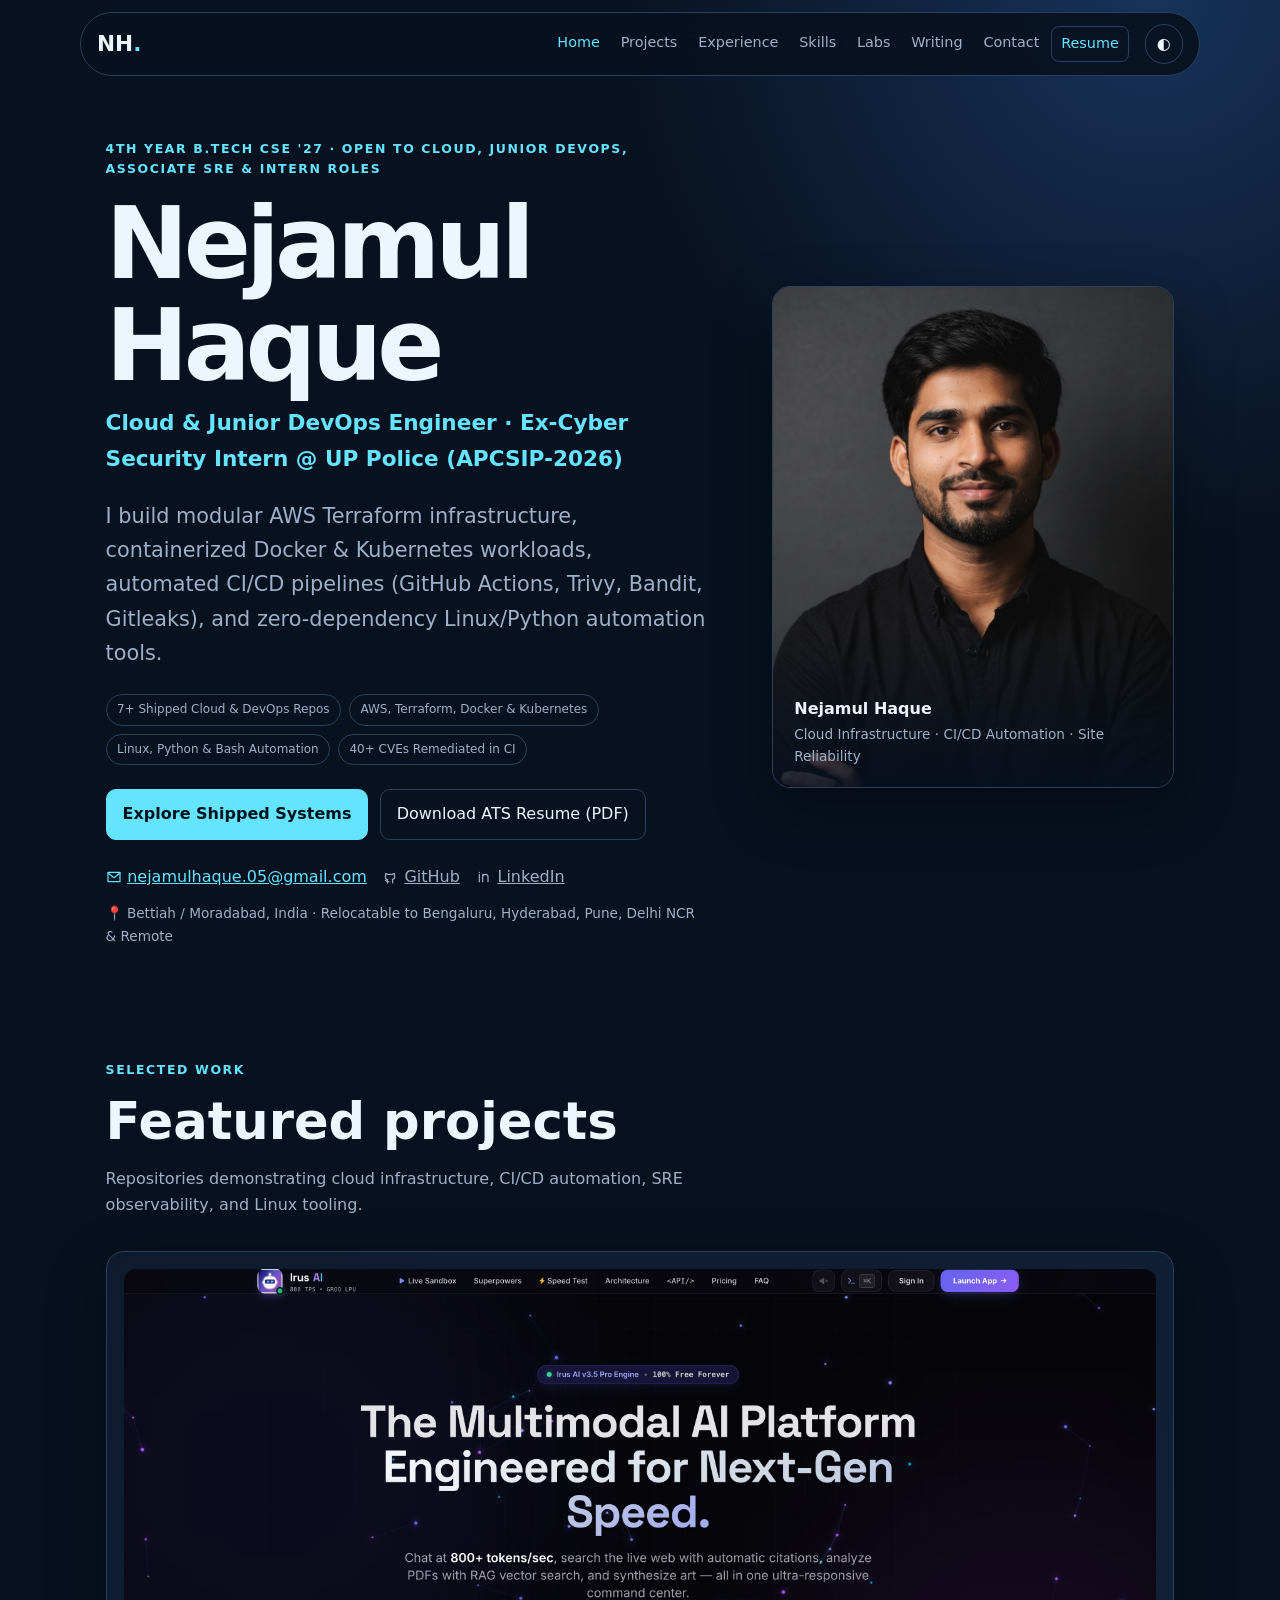
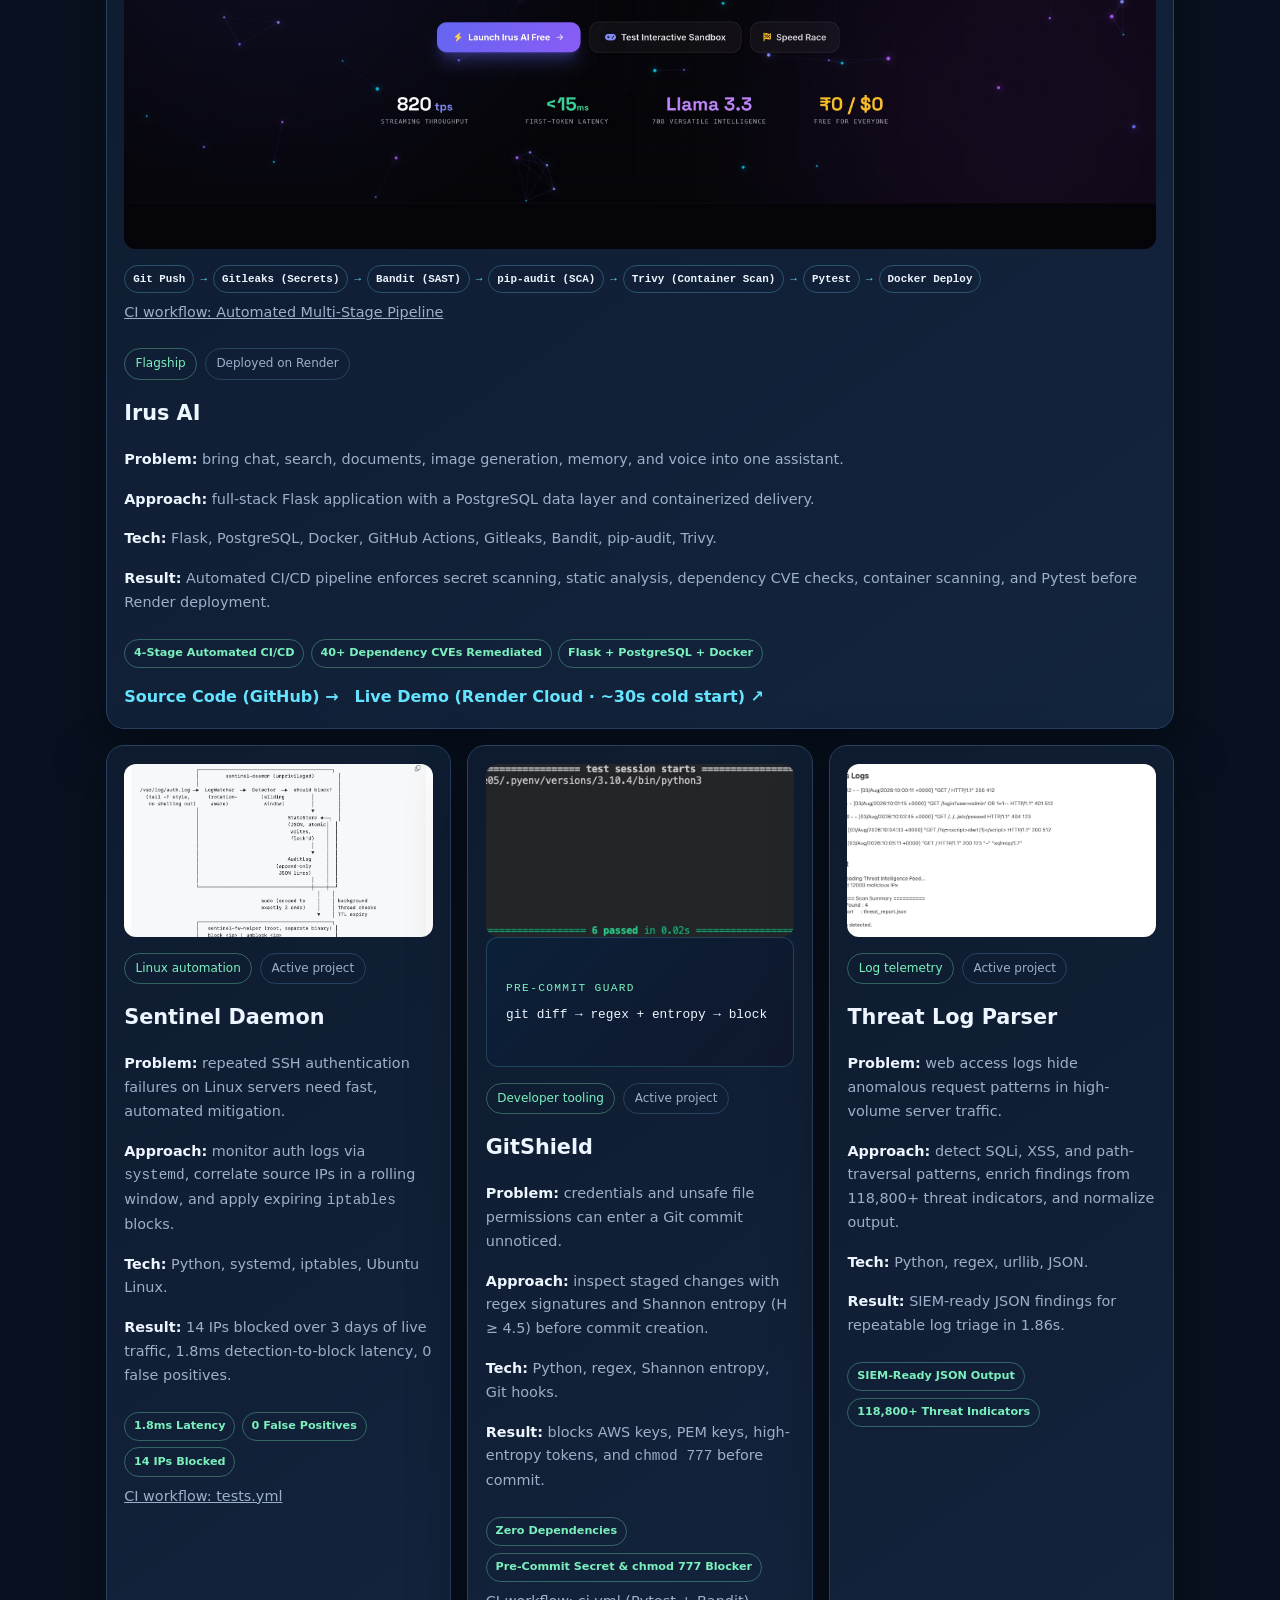
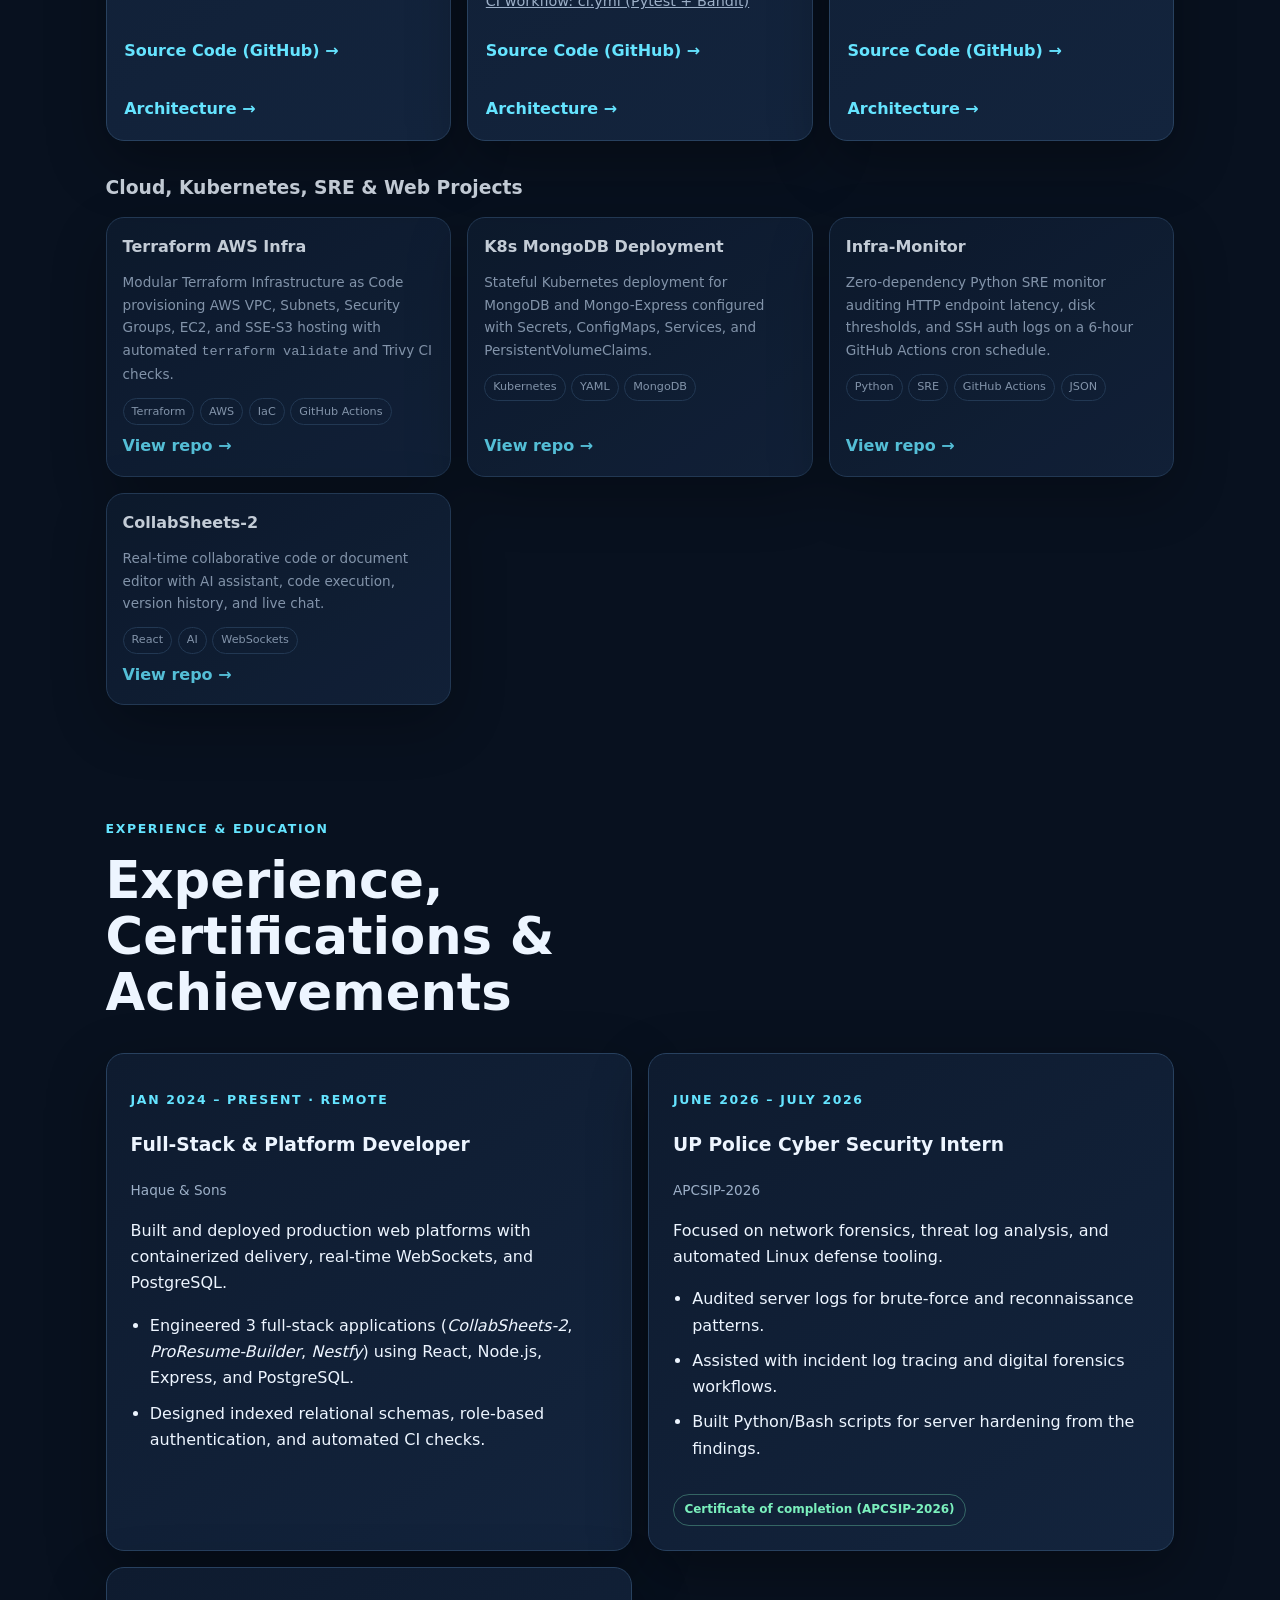
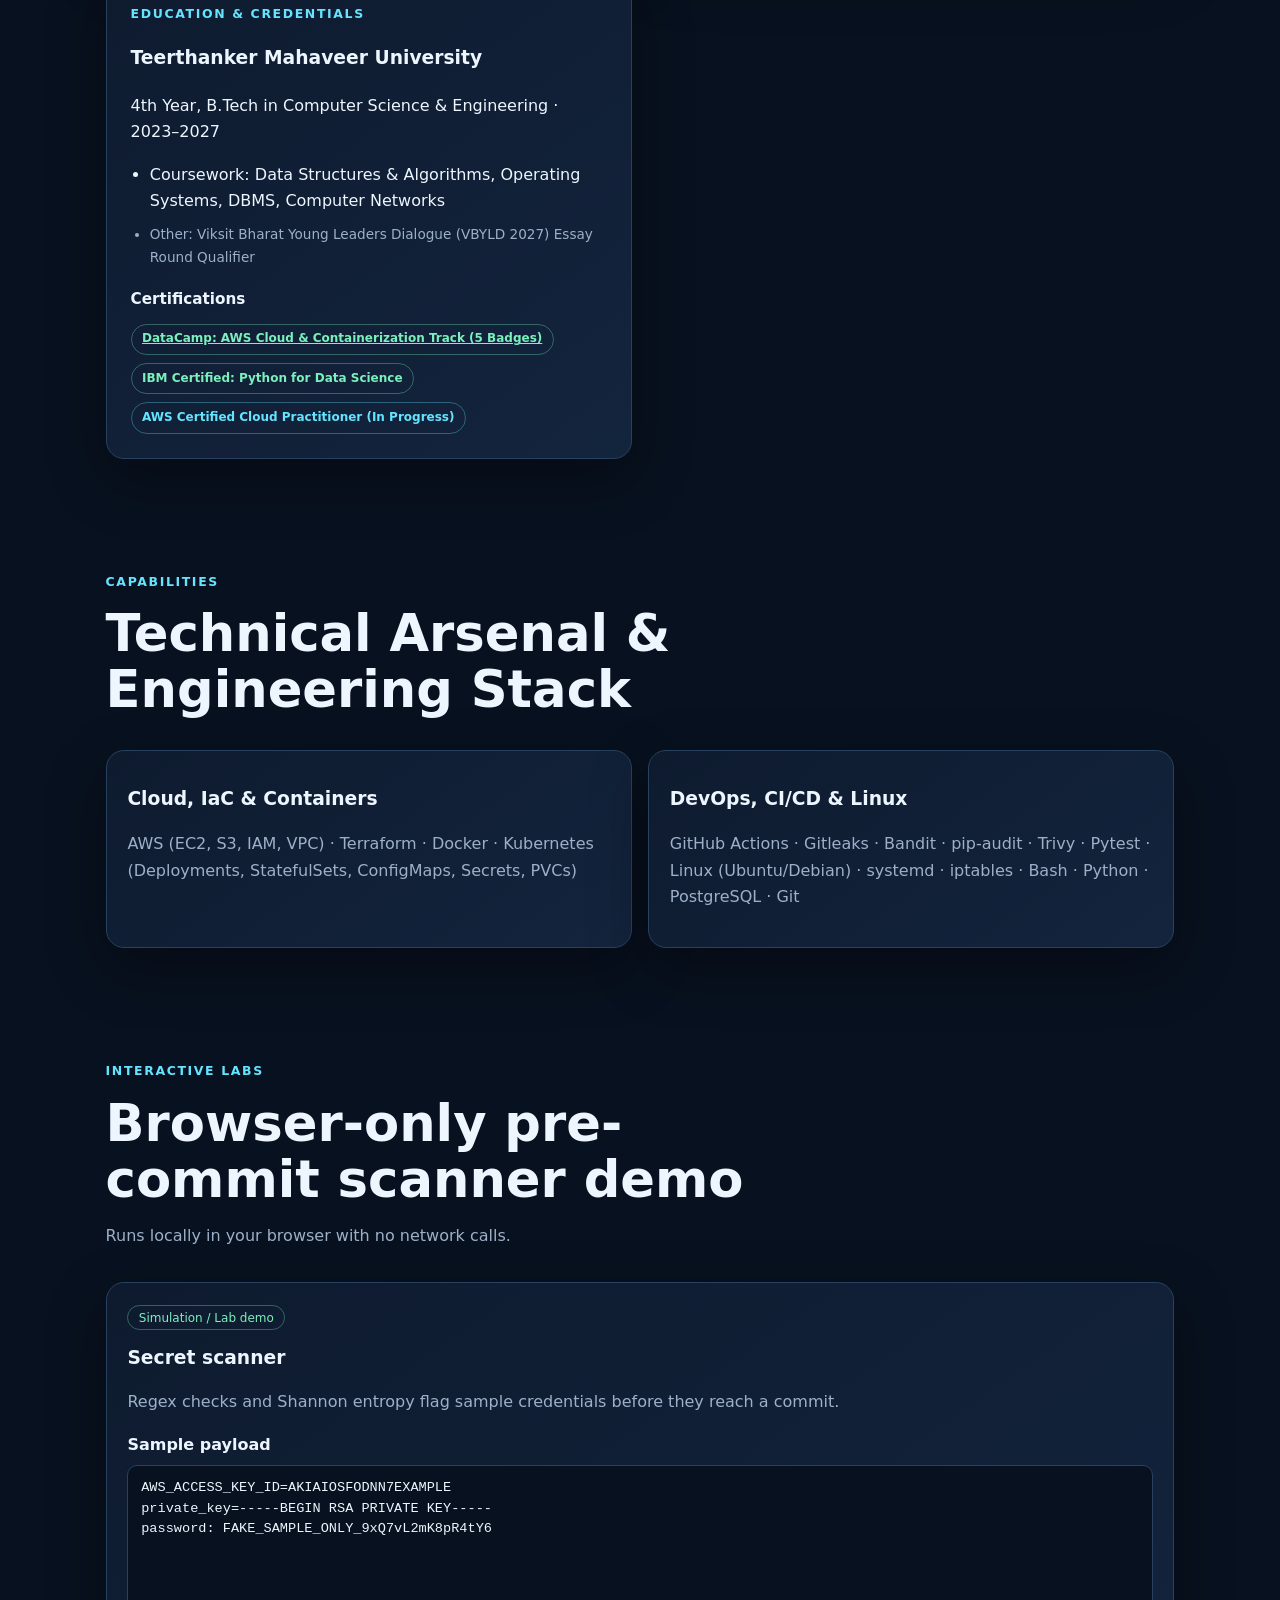
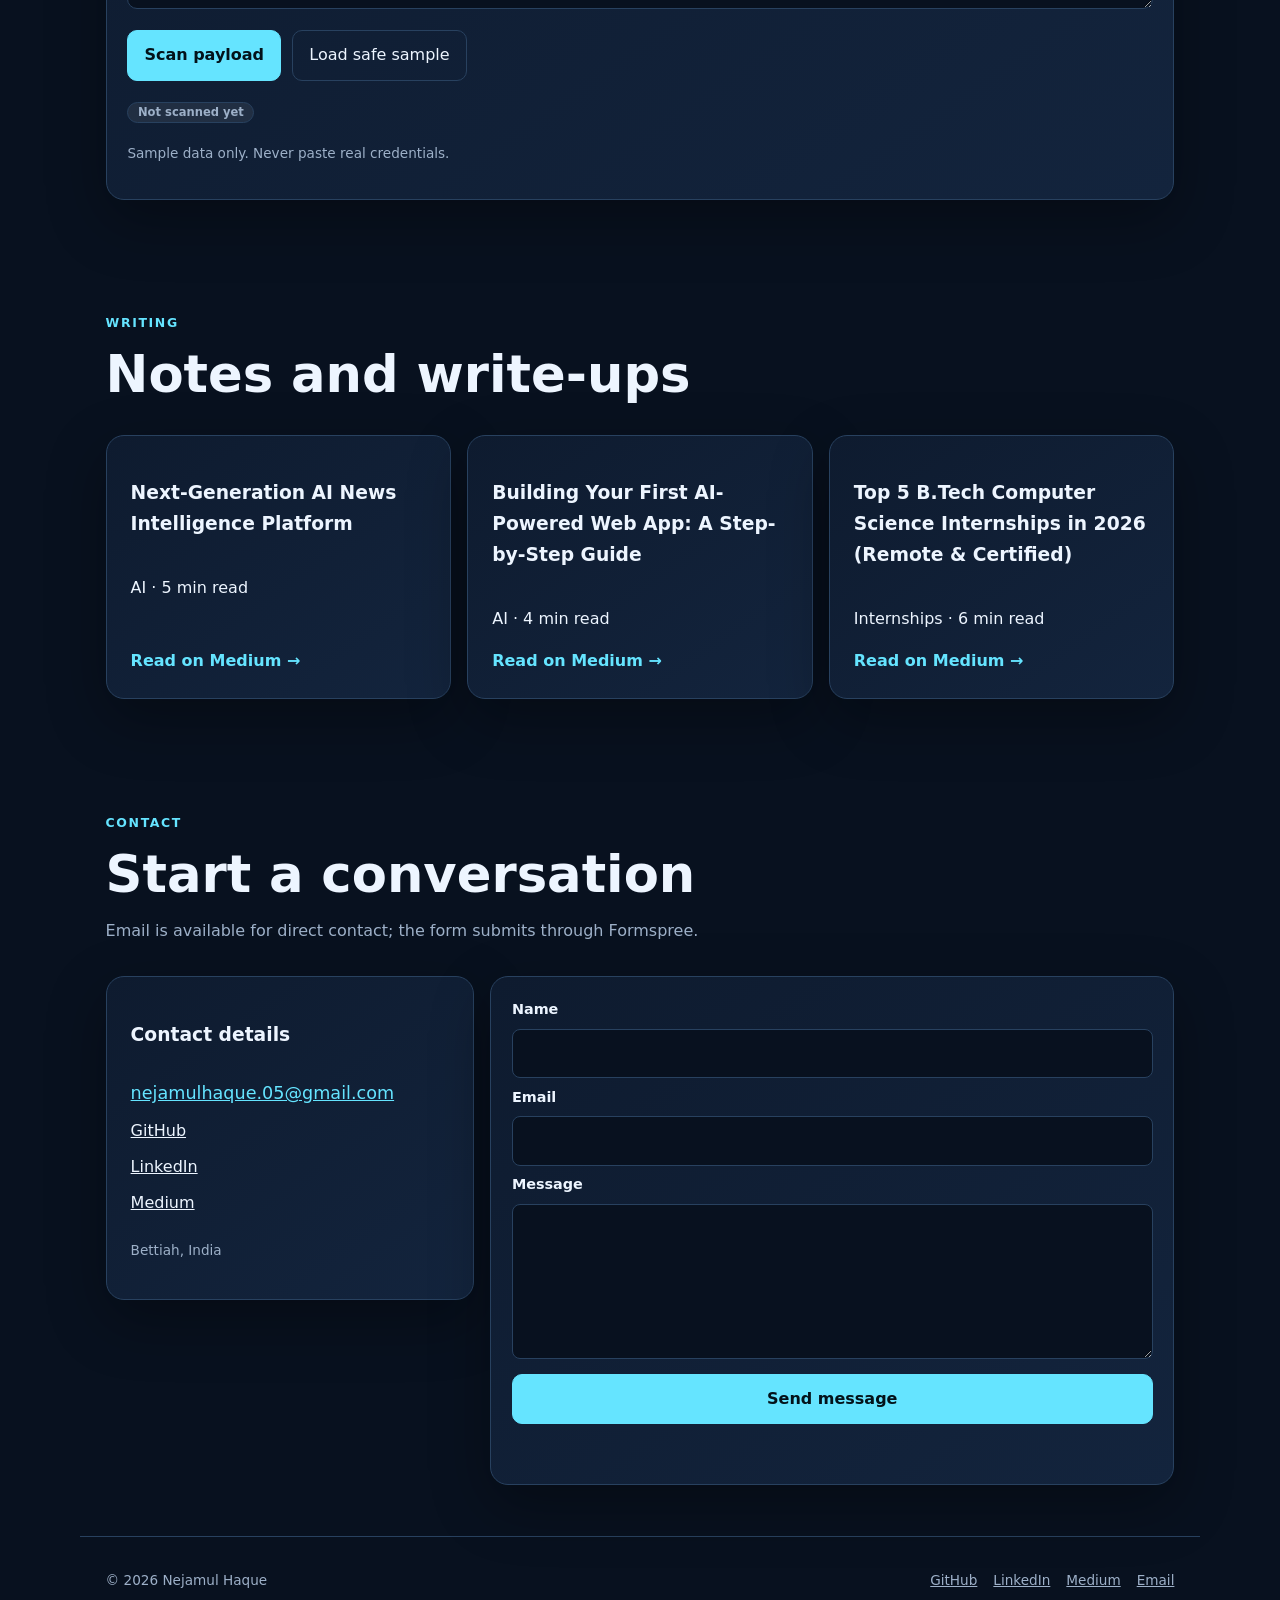
<file: index.html>
<!DOCTYPE html>
<html lang="en">
<head>
  <meta charset="utf-8">
  <meta name="viewport" content="width=device-width, initial-scale=1">
  <meta name="description" content="4th-year B.Tech CSE ('27) Cloud & Junior DevOps Engineer building AWS Terraform infrastructure, containerized Kubernetes workloads, automated CI/CD pipelines, and Linux/Python tooling.">
  <meta name="keywords" content="Nejamul Haque, Cloud Engineer, Junior DevOps Engineer, Associate SRE, AWS, Terraform, Kubernetes, Docker, Linux, Python, GitHub Actions, Teerthanker Mahaveer University">
  <meta name="author" content="Nejamul Haque">
  <meta name="robots" content="index, follow">
  <meta name="google-site-verification" content="ODppaoTQS8GBiLvwbHsskXc7VAz_ati8QqVi5sFImKU" />
  <link rel="canonical" href="https://nejamulhaque.vercel.app/">
  <meta property="og:type" content="website">
  <meta property="og:site_name" content="Nejamul Haque">
  <meta property="og:title" content="Nejamul Haque | Cloud & Junior DevOps Engineer">
  <meta property="og:description" content="4th-year B.Tech CSE ('27) Cloud & Junior DevOps Engineer building AWS Terraform infrastructure, containerized Kubernetes workloads, automated CI/CD pipelines, and Linux/Python tooling.">
  <meta property="og:url" content="https://nejamulhaque.vercel.app/">
  <meta property="og:image" content="https://nejamulhaque.vercel.app/og-image.png">
  <meta property="og:image:alt" content="Nejamul Haque - Cloud & Junior DevOps Engineer">
  <meta property="og:image:width" content="1200">
  <meta property="og:image:height" content="630">
  <meta name="twitter:card" content="summary_large_image">
  <meta name="twitter:title" content="Nejamul Haque | Cloud & Junior DevOps Engineer">
  <meta name="twitter:description" content="4th-year B.Tech CSE ('27) Cloud & Junior DevOps Engineer building AWS Terraform infrastructure, containerized Kubernetes workloads, automated CI/CD pipelines, and Linux/Python tooling.">
  <meta name="twitter:image" content="https://nejamulhaque.vercel.app/og-image.png">
  <meta name="twitter:image:alt" content="Nejamul Haque - Cloud & Junior DevOps Engineer">
  <meta name="theme-color" content="#08111f">
  <link rel="icon" href="assets/favicon/favicon.ico">
  <link rel="manifest" href="site.webmanifest">
  <link rel="stylesheet" href="styles.css">
  <script type="application/ld+json">
  {
    "@context": "https://schema.org",
    "@type": "Person",
    "name": "Nejamul Haque",
    "alternateName": ["Nejamul", "NejamulHaque"],
    "url": "https://nejamulhaque.vercel.app/",
    "image": "https://nejamulhaque.vercel.app/assets/profile.png",
    "jobTitle": "Cloud & Junior DevOps Engineer",
    "description": "4th-year B.Tech CSE ('27) Cloud & Junior DevOps Engineer specializing in AWS, Terraform, Kubernetes, Docker, Linux, and CI/CD automation.",
    "address": {
      "@type": "PostalAddress",
      "addressLocality": "Bettiah",
      "addressRegion": "Bihar",
      "addressCountry": "IN"
    },
    "alumniOf": {
      "@type": "CollegeOrUniversity",
      "name": "Teerthanker Mahaveer University"
    },
    "knowsAbout": [
      "AWS",
      "Terraform",
      "Kubernetes",
      "Docker",
      "Linux",
      "DevOps",
      "CI/CD",
      "Python",
      "Site Reliability Engineering"
    ],
    "sameAs": [
      "https://github.com/NejamulHaque",
      "https://linkedin.com/in/nejamulhaque",
      "https://nejamulhaque.medium.com/",
      "https://haqueandsons.vercel.app/"
    ]
  }
  </script>
  <title>Nejamul Haque | Cloud &amp; Junior DevOps Engineer</title>
</head>
<body>
  <a class="skip-link" href="#main">Skip to content</a>
  <div class="scroll-progress" id="scrollProgress" aria-hidden="true"></div>
  <header class="site-header">
    <a class="brand" href="#home" aria-label="Nejamul Haque home">NH<span>.</span></a>
    <button class="menu-toggle" id="menuToggle" type="button" aria-expanded="false" aria-controls="primaryNav">Menu</button>
    <nav id="primaryNav" aria-label="Primary navigation">
      <a href="#home">Home</a><a href="#projects">Projects</a><a href="#experience">Experience</a>
      <a href="#skills">Skills</a><a href="#labs">Labs</a><a href="#writing">Writing</a><a href="#contact">Contact</a>
      <a class="resume-link" href="/assets/resume.pdf" target="_blank" rel="noopener noreferrer">Resume</a>
    </nav>
    <button class="theme-toggle" id="themeToggle" type="button" aria-label="Toggle color theme" aria-pressed="false">◐</button>
  </header>

  <main id="main">
    <section class="hero section" id="home">
      <div class="hero-copy">
        <p class="kicker">4th Year B.Tech CSE '27 · Open to Cloud, Junior DevOps, Associate SRE &amp; Intern Roles</p>
        <h1>Nejamul Haque</h1>
        <p class="hero-role">Cloud &amp; Junior DevOps Engineer · Ex-Cyber Security Intern @ UP Police (APCSIP-2026)</p>
        <p class="lede">
          I build modular AWS Terraform infrastructure, containerized Docker &amp; Kubernetes workloads, automated CI/CD pipelines (GitHub Actions, Trivy, Bandit, Gitleaks), and zero-dependency Linux/Python automation tools.
        </p>
        <div class="proof-points">
          <span>7+ Shipped Cloud &amp; DevOps Repos</span>
          <span>AWS, Terraform, Docker &amp; Kubernetes</span>
          <span>Linux, Python &amp; Bash Automation</span>
          <span>40+ CVEs Remediated in CI</span>
        </div>
        <div class="actions">
          <a class="button primary" href="#projects">Explore Shipped Systems</a>
          <a class="button secondary resume-link" href="/assets/resume.pdf" target="_blank" rel="noopener noreferrer">Download ATS Resume (PDF)</a>
        </div>
        <div class="contact-line">
          <a class="icon-badge" aria-label="Email Nejamul Haque" href="mailto:nejamulhaque.05@gmail.com"><svg aria-hidden="true" viewBox="0 0 24 24"><path d="M3 5h18v14H3z"/><path d="m3 6 9 7 9-7"/></svg><span>nejamulhaque.05@gmail.com</span></a>
          <a class="icon-badge" aria-label="Nejamul Haque on GitHub" href="https://github.com/NejamulHaque" target="_blank" rel="noopener noreferrer"><svg aria-hidden="true" viewBox="0 0 24 24"><path d="M9 19c-4 1.2-4-2-5.5-2m11 4v-3.1c0-1 .1-1.6-.5-2.2 1.7-.2 3.5-.8 3.5-4A3.1 3.1 0 0 0 17 9.5 2.9 2.9 0 0 0 17 7s-1.1-.4-3.5 1.3a12 12 0 0 0-6 0C5.1 6.6 4 7 4 7a2.9 2.9 0 0 0 0 2.5A3.1 3.1 0 0 0 3.5 12c0 3.2 1.8 3.8 3.5 4-.6.6-.6 1.2-.5 2.2V21"/></svg><span>GitHub</span></a>
          <a class="icon-badge" aria-label="Nejamul Haque on LinkedIn" href="https://linkedin.com/in/nejamulhaque" target="_blank" rel="noopener noreferrer"><svg aria-hidden="true" viewBox="0 0 24 24"><path d="M5 8v11M5 5v.1M10 19v-7a4 4 0 0 1 8 0v7M10 12V8"/></svg><span>LinkedIn</span></a>
        </div>
        <p class="location-meta">📍 Bettiah / Moradabad, India · Relocatable to Bengaluru, Hyderabad, Pune, Delhi NCR &amp; Remote</p>
      </div>
      <div class="hero-card card">
        <img src="assets/profile.png" alt="Nejamul Haque - Cloud and Junior DevOps Engineer" width="600" height="750" fetchpriority="high">
        <div class="hero-card-caption">
          <strong>Nejamul Haque</strong>
          <span>Cloud Infrastructure · CI/CD Automation · Site Reliability</span>
        </div>
      </div>
    </section>

    <section class="section" id="projects">
      <div class="section-heading"><p class="kicker">Selected work</p><h2>Featured projects</h2><p>Repositories demonstrating cloud infrastructure, CI/CD automation, SRE observability, and Linux tooling.</p></div>
      <div class="project-grid">
        <article class="card project-card flagship">
          <div class="project-media image-media"><img class="project-screenshot" src="assets/projects/irus-ai.png" width="3360" height="1854" alt="Irus AI screenshot" loading="lazy"></div>
          <div class="pipeline flex-wrap items-center gap-1.5"><span>Git Push</span><b>→</b><span>Gitleaks (Secrets)</span><b>→</b><span>Bandit (SAST)</span><b>→</b><span>pip-audit (SCA)</span><b>→</b><span>Trivy (Container Scan)</span><b>→</b><span>Pytest</span><b>→</b><span>Docker Deploy</span></div>
          <p class="ci-status"><a href="https://github.com/NejamulHaque/Irus-AI/actions" target="_blank" rel="noopener noreferrer">CI workflow: Automated Multi-Stage Pipeline</a></p>
          <div class="status-row"><span class="badge">Flagship</span><span class="status">Deployed on Render</span></div>
          <h3>Irus AI</h3>
          <p><strong>Problem:</strong> bring chat, search, documents, image generation, memory, and voice into one assistant.</p>
          <p><strong>Approach:</strong> full-stack Flask application with a PostgreSQL data layer and containerized delivery.</p>
          <p><strong>Tech:</strong> Flask, PostgreSQL, Docker, GitHub Actions, Gitleaks, Bandit, pip-audit, Trivy.</p>
          <p><strong>Result:</strong> Automated CI/CD pipeline enforces secret scanning, static analysis, dependency CVE checks, container scanning, and Pytest before Render deployment.</p>
          <div class="metric-row"><span>4-Stage Automated CI/CD</span><span>40+ Dependency CVEs Remediated</span><span>Flask + PostgreSQL + Docker</span></div>
          <div class="project-actions">
            <a class="text-link" aria-label="Irus AI source code on GitHub" href="https://github.com/NejamulHaque/Irus-AI" target="_blank" rel="noopener noreferrer">Source Code (GitHub) →</a>
            <a class="text-link" aria-label="Irus AI live demo" href="https://irus-ai.onrender.com" target="_blank" rel="noopener noreferrer">Live Demo (Render Cloud · ~30s cold start) ↗</a>
          </div>
        </article>

        <article class="card project-card">
          <div class="project-media image-media"><img class="project-screenshot" src="assets/projects/sentinel-daemon.png" width="1758" height="1236" alt="Sentinel Daemon screenshot" loading="lazy"></div>
          <div class="status-row"><span class="badge">Linux automation</span><span class="status">Active project</span></div>
          <h3>Sentinel Daemon</h3>
          <p><strong>Problem:</strong> repeated SSH authentication failures on Linux servers need fast, automated mitigation.</p>
          <p><strong>Approach:</strong> monitor auth logs via <code>systemd</code>, correlate source IPs in a rolling window, and apply expiring <code>iptables</code> blocks.</p>
          <p><strong>Tech:</strong> Python, systemd, iptables, Ubuntu Linux.</p>
          <p><strong>Result:</strong> 14 IPs blocked over 3 days of live traffic, 1.8ms detection-to-block latency, 0 false positives.</p>
          <div class="metric-row"><span>1.8ms Latency</span><span>0 False Positives</span><span>14 IPs Blocked</span></div>
          <p class="ci-status"><a href="https://github.com/NejamulHaque/sentinel-daemon/actions/workflows/tests.yml" target="_blank" rel="noopener noreferrer">CI workflow: tests.yml</a></p>
          <div class="project-actions">
            <a class="text-link" aria-label="Sentinel Daemon source code on GitHub" href="https://github.com/NejamulHaque/sentinel-daemon" target="_blank" rel="noopener noreferrer">Source Code (GitHub) →</a>
            <a class="text-link" aria-label="Sentinel Daemon architecture" href="https://github.com/NejamulHaque/sentinel-daemon#readme" target="_blank" rel="noopener noreferrer">Architecture →</a>
          </div>
        </article>

        <article class="card project-card">
          <div class="project-media image-media"><img class="project-screenshot" src="assets/projects/gitshield.png" width="1758" height="1236" alt="GitShield screenshot" loading="lazy"></div>
          <div class="project-media code-card"><span>PRE-COMMIT GUARD</span><code>git diff → regex + entropy → block</code></div>
          <div class="status-row"><span class="badge">Developer tooling</span><span class="status">Active project</span></div>
          <h3>GitShield</h3>
          <p><strong>Problem:</strong> credentials and unsafe file permissions can enter a Git commit unnoticed.</p>
          <p><strong>Approach:</strong> inspect staged changes with regex signatures and Shannon entropy (H &ge; 4.5) before commit creation.</p>
          <p><strong>Tech:</strong> Python, regex, Shannon entropy, Git hooks.</p>
          <p><strong>Result:</strong> blocks AWS keys, PEM keys, high-entropy tokens, and <code>chmod 777</code> before commit.</p>
          <div class="metric-row"><span>Zero Dependencies</span><span>Pre-Commit Secret &amp; chmod 777 Blocker</span></div>
          <p class="ci-status"><a href="https://github.com/NejamulHaque/GitShield/actions/workflows/ci.yml" target="_blank" rel="noopener noreferrer">CI workflow: ci.yml (Pytest + Bandit)</a></p>
          <div class="project-actions">
            <a class="text-link" aria-label="GitShield source code on GitHub" href="https://github.com/NejamulHaque/GitShield" target="_blank" rel="noopener noreferrer">Source Code (GitHub) →</a>
            <a class="text-link" aria-label="GitShield architecture" href="https://github.com/NejamulHaque/GitShield#readme" target="_blank" rel="noopener noreferrer">Architecture →</a>
          </div>
        </article>

        <article class="card project-card">
          <div class="project-media image-media"><img class="project-screenshot" src="assets/projects/threat-log-parser.png" width="1910" height="890" alt="Threat Log Parser screenshot" loading="lazy"></div>
          <div class="status-row"><span class="badge">Log telemetry</span><span class="status">Active project</span></div>
          <h3>Threat Log Parser</h3>
          <p><strong>Problem:</strong> web access logs hide anomalous request patterns in high-volume server traffic.</p>
          <p><strong>Approach:</strong> detect SQLi, XSS, and path-traversal patterns, enrich findings from 118,800+ threat indicators, and normalize output.</p>
          <p><strong>Tech:</strong> Python, regex, urllib, JSON.</p>
          <p><strong>Result:</strong> SIEM-ready JSON findings for repeatable log triage in 1.86s.</p>
          <div class="metric-row"><span>SIEM-Ready JSON Output</span><span>118,800+ Threat Indicators</span></div>
          <div class="project-actions">
            <a class="text-link" aria-label="Threat Log Parser source code on GitHub" href="https://github.com/NejamulHaque/threat-log-parser" target="_blank" rel="noopener noreferrer">Source Code (GitHub) →</a>
            <a class="text-link" aria-label="Threat Log Parser architecture" href="https://github.com/NejamulHaque/threat-log-parser#readme" target="_blank" rel="noopener noreferrer">Architecture →</a>
          </div>
        </article>
      </div>

      <div class="also-built"><h3>Cloud, Kubernetes, SRE &amp; Web Projects</h3><div class="compact-projects">
        <article class="card compact-project"><h4>Terraform AWS Infra</h4><p>Modular Terraform Infrastructure as Code provisioning AWS VPC, Subnets, Security Groups, EC2, and SSE-S3 hosting with automated <code>terraform validate</code> and Trivy CI checks.</p><div class="tag-row"><span>Terraform</span><span>AWS</span><span>IaC</span><span>GitHub Actions</span></div><a class="text-link" href="https://github.com/NejamulHaque/terraform-aws-infra" target="_blank" rel="noopener noreferrer">View repo →</a></article>
        <article class="card compact-project"><h4>K8s MongoDB Deployment</h4><p>Stateful Kubernetes deployment for MongoDB and Mongo-Express configured with Secrets, ConfigMaps, Services, and PersistentVolumeClaims.</p><div class="tag-row"><span>Kubernetes</span><span>YAML</span><span>MongoDB</span></div><a class="text-link" href="https://github.com/NejamulHaque/k8s-mongodb-deployment" target="_blank" rel="noopener noreferrer">View repo →</a></article>
        <article class="card compact-project"><h4>Infra-Monitor</h4><p>Zero-dependency Python SRE monitor auditing HTTP endpoint latency, disk thresholds, and SSH auth logs on a 6-hour GitHub Actions cron schedule.</p><div class="tag-row"><span>Python</span><span>SRE</span><span>GitHub Actions</span><span>JSON</span></div><a class="text-link" href="https://github.com/NejamulHaque/infra-monitor" target="_blank" rel="noopener noreferrer">View repo →</a></article>
        <article class="card compact-project"><h4>CollabSheets-2</h4><p>Real-time collaborative code or document editor with AI assistant, code execution, version history, and live chat.</p><div class="tag-row"><span>React</span><span>AI</span><span>WebSockets</span></div><a class="text-link" href="https://github.com/NejamulHaque/CollabSheets-2" target="_blank" rel="noopener noreferrer">View repo →</a></article>
      </div></div>
    </section>

    <section class="section" id="experience">
      <div class="section-heading"><p class="kicker">Experience &amp; education</p><h2>Experience, Certifications &amp; Achievements</h2></div>
      <div class="timeline-grid">
        <article class="card content-card">
          <p class="kicker">Jan 2024 – Present · Remote</p>
          <h3>Full-Stack &amp; Platform Developer</h3>
          <p class="muted">Haque &amp; Sons</p>
          <p>Built and deployed production web platforms with containerized delivery, real-time WebSockets, and PostgreSQL.</p>
          <ul>
            <li>Engineered 3 full-stack applications (<em>CollabSheets-2</em>, <em>ProResume-Builder</em>, <em>Nestfy</em>) using React, Node.js, Express, and PostgreSQL.</li>
            <li>Designed indexed relational schemas, role-based authentication, and automated CI checks.</li>
          </ul>
        </article>
        <article class="card content-card"><p class="kicker">June 2026 – July 2026</p><h3>UP Police Cyber Security Intern</h3><p class="muted">APCSIP-2026</p><p>Focused on network forensics, threat log analysis, and automated Linux defense tooling.</p><ul><li>Audited server logs for brute-force and reconnaissance patterns.</li><li>Assisted with incident log tracing and digital forensics workflows.</li><li>Built Python/Bash scripts for server hardening from the findings.</li></ul><span class="verification-badge">Certificate of completion (APCSIP-2026)</span></article>
        <article class="card content-card"><p class="kicker">Education &amp; credentials</p><h3>Teerthanker Mahaveer University</h3><p>4th Year, B.Tech in Computer Science &amp; Engineering · 2023–2027</p><ul><li>Coursework: Data Structures &amp; Algorithms, Operating Systems, DBMS, Computer Networks</li><li class="secondary-detail">Other: Viksit Bharat Young Leaders Dialogue (VBYLD 2027) Essay Round Qualifier</li></ul><h4 class="credential-heading">Certifications</h4><div class="credential-list"><a class="credential-badge completed" href="https://www.datacamp.com/completed/statement-of-accomplishment/track/d8737c51f606a25dee75208dae2ee97156c7c3a2" target="_blank" rel="noopener noreferrer">DataCamp: AWS Cloud &amp; Containerization Track (5 Badges)</a><span class="credential-badge completed">IBM Certified: Python for Data Science</span><span class="credential-badge progress">AWS Certified Cloud Practitioner (In Progress)</span></div></article>
      </div>
    </section>

    <section class="section" id="skills">
      <div class="section-heading"><p class="kicker">Capabilities</p><h2>Technical Arsenal &amp; Engineering Stack</h2></div>
      <div class="skills-grid skill-levels">
        <div class="card skill"><h3>Cloud, IaC &amp; Containers</h3><p>AWS (EC2, S3, IAM, VPC) · Terraform · Docker · Kubernetes (Deployments, StatefulSets, ConfigMaps, Secrets, PVCs)</p></div>
        <div class="card skill"><h3>DevOps, CI/CD &amp; Linux</h3><p>GitHub Actions · Gitleaks · Bandit · pip-audit · Trivy · Pytest · Linux (Ubuntu/Debian) · systemd · iptables · Bash · Python · PostgreSQL · Git</p></div>
      </div>
    </section>

    <section class="section" id="labs">
      <div class="section-heading"><p class="kicker">Interactive labs</p><h2>Browser-only pre-commit scanner demo</h2><p>Runs locally in your browser with no network calls.</p></div>
      <article class="card lab scanner"><span class="badge">Simulation / Lab demo</span><h3>Secret scanner</h3><p>Regex checks and Shannon entropy flag sample credentials before they reach a commit.</p>
        <label for="secretInput">Sample payload</label><textarea id="secretInput" rows="5">AWS_ACCESS_KEY_ID=AKIAIOSFODNN7EXAMPLE&#10;private_key=-----BEGIN RSA PRIVATE KEY-----&#10;password: FAKE_SAMPLE_ONLY_9xQ7vL2mK8pR4tY6</textarea>
        <div class="scanner-actions"><button class="button primary" id="scanSecrets" type="button">Scan payload</button><button class="button secondary" id="loadSafeSample" type="button">Load safe sample</button></div>
        <output id="scannerOutput" class="scanner-output" aria-live="polite"><span class="result-badge neutral">Not scanned yet</span></output>
        <p class="muted">Sample data only. Never paste real credentials.</p>
      </article>
    </section>

    <section class="section" id="writing">
      <div class="section-heading"><p class="kicker">Writing</p><h2>Notes and write-ups</h2></div>
      <div id="writingList" class="writing-grid"><article class="card content-card writing-card"><p>Cloud, Linux, and engineering notes are published on Medium.</p><a class="text-link" aria-label="Visit Nejamul Haque Medium profile" href="https://nejamulhaque.medium.com/" target="_blank" rel="noopener noreferrer">Visit Medium profile →</a></article></div>
    </section>

    <section class="section" id="contact">
      <div class="section-heading"><p class="kicker">Contact</p><h2>Start a conversation</h2><p>Email is available for direct contact; the form submits through Formspree.</p></div>
      <div class="contact-grid">
        <div class="card content-card contact-details"><h3>Contact details</h3><a class="email" href="mailto:nejamulhaque.05@gmail.com">nejamulhaque.05@gmail.com</a><a href="https://github.com/NejamulHaque" target="_blank" rel="noopener noreferrer">GitHub</a><a href="https://linkedin.com/in/nejamulhaque" target="_blank" rel="noopener noreferrer">LinkedIn</a><a href="https://nejamulhaque.medium.com/" target="_blank" rel="noopener noreferrer">Medium</a><p class="muted">Bettiah, India</p></div>
        <form class="card contact-form" id="contactForm" action="https://formspree.io/f/mvzwoypk" method="post">
          <label for="name">Name</label><input id="name" name="name" type="text" required autocomplete="name">
          <label for="email">Email</label><input id="email" name="email" type="email" required autocomplete="email">
          <label for="message">Message</label><textarea id="message" name="message" rows="5" required autocomplete="off"></textarea>
          <label class="honeypot" aria-hidden="true">Leave this field empty<input name="_gotcha" type="text" tabindex="-1" autocomplete="off"></label>
          <button class="button primary" type="submit">Send message</button><p id="formStatus" role="status" aria-live="polite"></p>
        </form>
      </div>
    </section>
  </main>
  <footer class="footer"><span>© <span id="year"></span> Nejamul Haque</span><span class="footer-links"><a href="https://github.com/NejamulHaque" target="_blank" rel="noopener noreferrer">GitHub</a><a href="https://linkedin.com/in/nejamulhaque" target="_blank" rel="noopener noreferrer">LinkedIn</a><a href="https://nejamulhaque.medium.com/" target="_blank" rel="noopener noreferrer">Medium</a><a href="mailto:nejamulhaque.05@gmail.com">Email</a></span></footer>
  <script src="script.js" defer></script>
</body>
</html>
</file>
<file: styles.css>
:root{color-scheme:dark;--bg:#08111f;--surface:#0e1b2f;--surface-2:#13243d;--text:#edf5ff;--muted:#9db0c8;--line:#28415f;--accent:#65e4ff;--accent-2:#9b8cff;--success:#7bf0bd;--max:1120px;--space:clamp(1rem,2vw,2rem);--radius:18px;--shadow:0 20px 60px #0005;--font:Inter,ui-sans-serif,system-ui,-apple-system,BlinkMacSystemFont,"Segoe UI",sans-serif}*{box-sizing:border-box}html{scroll-behavior:smooth;scroll-padding-top:6rem}body{margin:0;background:radial-gradient(circle at 90% 0,#17335a 0,transparent 34rem),var(--bg);color:var(--text);font:16px/1.65 var(--font);overflow-x:hidden}body.light{color-scheme:light;--bg:#f4f7fb;--surface:#fff;--surface-2:#e8eef6;--text:#142033;--muted:#52647a;--line:#cbd7e5;--accent:#006d99;--accent-2:#5844b8;--success:#087d52;background:linear-gradient(140deg,#eef6ff,var(--bg))}a{color:inherit}button,input,textarea{font:inherit}.skip-link{position:fixed;left:1rem;top:-5rem;background:var(--accent);color:#00111b;padding:.6rem 1rem;z-index:20}.skip-link:focus{top:1rem}.scroll-progress{position:fixed;top:0;left:0;height:3px;width:0;background:linear-gradient(90deg,var(--accent),var(--accent-2));z-index:30}.site-header{position:sticky;top:.75rem;z-index:10;display:flex;align-items:center;gap:1rem;max-width:var(--max);margin:.75rem auto 0;padding:.7rem 1rem;border:1px solid var(--line);border-radius:999px;background:#08111fe8;backdrop-filter:blur(16px)}body.light .site-header{background:#ffffffeb}.brand{font-weight:900;font-size:1.35rem;text-decoration:none;margin-right:auto}.brand span{color:var(--accent)}nav{display:flex;gap:.2rem}nav a{padding:.35rem .55rem;text-decoration:none;color:var(--muted);font-size:.9rem}nav a:hover,nav a.active{color:var(--accent)}.theme-toggle,.menu-toggle{border:1px solid var(--line);border-radius:999px;background:transparent;color:var(--text);padding:.35rem .7rem;cursor:pointer}.menu-toggle{display:none}.section{max-width:var(--max);margin:auto;padding:clamp(4rem,9vw,7rem) var(--space);scroll-margin-top:5rem}.hero{min-height:calc(100vh - 5rem);display:grid;grid-template-columns:1.2fr .8fr;align-items:center;gap:4rem;padding-top:5rem}.kicker{color:var(--accent);font-size:.78rem;letter-spacing:.13em;text-transform:uppercase;font-weight:800}.hero h1{font-size:clamp(3rem,8vw,6.2rem);line-height:1.03;max-width:11ch;margin:.8rem 0 .5rem;letter-spacing:-.05em}.hero-role{color:var(--accent);font-size:clamp(1rem,2vw,1.35rem);font-weight:700;max-width:42rem;margin:.5rem 0 1.4rem}.lede{font-size:clamp(1.05rem,2vw,1.3rem);color:var(--muted);max-width:58ch}.proof-points{display:flex;flex-wrap:wrap;gap:.5rem;margin:1.5rem 0}.proof-points span,.badge,.status{border:1px solid var(--line);border-radius:999px;padding:.3rem .65rem;font-size:.75rem}.proof-points span{color:var(--muted)}.badge{color:var(--success);border-color:#7bf0bd55}.status{color:var(--muted)}.actions{display:flex;flex-wrap:wrap;gap:.7rem;margin:1.5rem 0}.button{border:1px solid var(--line);border-radius:10px;padding:.7rem 1rem;text-decoration:none;cursor:pointer;display:inline-flex;justify-content:center;transition:transform .2s ease,background .2s ease}.button.primary{background:var(--accent);border-color:var(--accent);color:#03121a;font-weight:800}.button.secondary{color:var(--text)}.button:hover{transform:translateY(-2px)}.resume-note,.muted{color:var(--muted);font-size:.85rem}.contact-line{display:flex;flex-wrap:wrap;gap:1rem;color:var(--muted)}.contact-line a:first-child{color:var(--accent)}.card{background:linear-gradient(145deg,var(--surface),var(--surface-2));border:1px solid var(--line);border-radius:var(--radius);box-shadow:var(--shadow)}.hero-card{overflow:hidden;position:relative}.hero-card img{display:block;width:100%;height:auto;aspect-ratio:4/5;object-fit:cover}.hero-card-caption{position:absolute;bottom:0;left:0;right:0;padding:4rem 1.3rem 1.2rem;background:linear-gradient(transparent,#07101ee8);display:flex;flex-direction:column}.hero-card-caption span{color:var(--muted);font-size:.85rem}.section-heading{margin-bottom:2rem;max-width:65ch}.section-heading h2{font-size:clamp(2rem,4vw,3.2rem);line-height:1.1;margin:.3rem 0 .7rem}.section-heading p:last-child{color:var(--muted)}.project-grid{display:grid;grid-template-columns:repeat(2,1fr);gap:1rem}.project-card{padding:1.1rem}.project-card h3{margin:1rem 0 .6rem;font-size:1.3rem}.project-card p{color:var(--muted);font-size:.9rem;margin:.5rem 0}.project-card strong{color:var(--text)}.flagship{grid-column:1/-1}.project-media{min-height:130px;border-radius:12px}.code-card{display:flex;flex-direction:column;justify-content:center;gap:.5rem;padding:1.2rem;background:linear-gradient(135deg,#0b2038,#10182e);color:var(--accent);font: .8rem/1.5 ui-monospace,SFMono-Regular,Menlo,monospace;border:1px solid #65e4ff33}.code-card span{color:var(--success);font-size:.7rem;letter-spacing:.12em}.code-card code{color:var(--text);white-space:normal}.status-row{display:flex;gap:.5rem;align-items:center;flex-wrap:wrap;margin-top:1rem}.text-link{color:var(--accent);font-weight:800;text-decoration:none;display:inline-block;margin-top:.7rem}.split{display:grid;grid-template-columns:.8fr 1.2fr;gap:2rem;align-items:start}.content-card{padding:1.5rem}.content-card ul{padding-left:1.2rem}.content-card li{margin:.55rem 0}.timeline-grid,.training-grid{display:grid;grid-template-columns:repeat(2,1fr);gap:1rem}.skills-grid,.lab-grid,.contact-grid{display:grid;grid-template-columns:repeat(3,1fr);gap:1rem}.skill,.lab{padding:1.3rem}.skill h3,.lab h3{margin:.8rem 0 .4rem}.skill p,.lab p{color:var(--muted)}.skill a{color:var(--accent);font-size:.85rem}.scanner{max-width:760px}.scanner label{display:block;font-weight:700;margin-top:1rem}.scanner textarea{width:100%;margin-top:.4rem;font: .85rem/1.5 ui-monospace,SFMono-Regular,Menlo,monospace}.scanner-actions{display:flex;flex-wrap:wrap;gap:.7rem;margin-top:.8rem}.scanner-output{display:block;margin-top:1rem;color:var(--success);font: .85rem/1.5 ui-monospace,SFMono-Regular,Menlo,monospace;white-space:pre-wrap}.contact-grid{grid-template-columns:.7fr 1.3fr}.email{font-size:1.1rem;color:var(--accent)}.contact-form{padding:1.3rem;display:grid;gap:.45rem}.contact-form label{font-weight:700;font-size:.9rem}.contact-form input,.contact-form textarea{width:100%;border:1px solid var(--line);border-radius:8px;background:var(--bg);color:var(--text);padding:.65rem;resize:vertical}.contact-form button{margin-top:.5rem}.honeypot{position:absolute!important;left:-10000px!important}.footer{max-width:var(--max);margin:auto;padding:2rem var(--space);border-top:1px solid var(--line);display:flex;justify-content:space-between;color:var(--muted);font-size:.85rem}@media(max-width:850px){.hero,.split{grid-template-columns:1fr;gap:2rem}.hero{min-height:auto}.hero-card{max-width:420px}.project-grid,.skills-grid,.lab-grid,.timeline-grid,.training-grid{grid-template-columns:1fr 1fr}.site-header{border-radius:18px;flex-wrap:wrap}.menu-toggle{display:block}nav{display:none;order:4;width:100%;flex-direction:column;padding-top:.5rem}nav.open{display:flex}nav a{padding:.6rem}.theme-toggle{order:2}}@media(max-width:560px){.project-grid,.skills-grid,.lab-grid,.contact-grid,.timeline-grid,.training-grid{grid-template-columns:1fr}.hero h1{font-size:clamp(3rem,16vw,4.4rem);max-width:none;line-height:.98}.hero-role{max-width:32ch}.footer{flex-direction:column;gap:.5rem}}@media(prefers-reduced-motion:reduce){*,*::before,*::after{scroll-behavior:auto!important;transition:none!important;animation:none!important}}:focus-visible{outline:3px solid var(--accent);outline-offset:3px}

.resume-link{white-space:nowrap}nav .resume-link{border:1px solid var(--line);border-radius:8px;color:var(--accent)}.project-grid{grid-template-columns:repeat(3,1fr);align-items:stretch}.project-card{display:flex;flex-direction:column;height:100%;min-width:0}.project-card .project-actions{display:flex;gap:1rem;margin-top:auto;flex-wrap:wrap;min-width:0}.project-card .project-actions .text-link{margin-top:1rem}.flagship{grid-column:1/-1}.pipeline{display:flex;flex-wrap:wrap;align-items:center;gap:.5rem;margin-top:1rem;color:var(--muted);font:700 .68rem/1.3 ui-monospace,SFMono-Regular,Menlo,monospace}.pipeline span{border:1px solid #65e4ff44;border-radius:999px;padding:.35rem .5rem;color:var(--text)}.pipeline b{color:var(--accent)}.metric-row{display:flex;flex-wrap:wrap;gap:.4rem;margin-top:1rem}.metric-row span{border:1px solid #7bf0bd55;border-radius:999px;padding:.28rem .55rem;color:var(--success);font-size:.7rem;font-weight:700}.demo-note{color:var(--muted);font-size:.75rem;font-weight:600}.also-built{margin-top:2rem}.also-built h3{margin-bottom:.8rem}.compact-projects{display:grid;grid-template-columns:repeat(3,1fr);gap:1rem}.compact-project{padding:1rem;display:flex;flex-direction:column;height:100%}.compact-project h4{margin:0 0 .4rem}.compact-project p{color:var(--muted);font-size:.85rem;margin:.3rem 0}.compact-project .text-link{margin-top:auto}.tag-row{display:flex;flex-wrap:wrap;gap:.35rem;margin:.5rem 0}.tag-row span{border:1px solid var(--line);border-radius:999px;padding:.2rem .5rem;color:var(--muted);font-size:.7rem}.timeline-grid{align-items:stretch}.timeline-grid .content-card{height:100%}.graduation-year{color:var(--muted);font-size:.9rem}.verification-badge{display:inline-flex;align-items:center;gap:.25rem;margin-top:1rem;border:1px solid #7bf0bd55;border-radius:999px;padding:.3rem .65rem;color:var(--success);font-size:.75rem;font-weight:700}.credential-heading{margin:1.2rem 0 .1rem;font-size:.95rem}.credential-list{display:flex;flex-wrap:wrap;gap:.5rem;margin-top:.7rem}.credential-badge{display:inline-flex;align-items:center;border:1px solid var(--line);border-radius:999px;padding:.3rem .65rem;font-size:.75rem;font-weight:700}.credential-badge.completed{color:var(--success);border-color:#7bf0bd55}.credential-badge.progress{color:var(--accent);border-color:#65e4ff55}.location-meta{margin:.75rem 0 0;color:var(--muted);font-size:.85rem}.icon-badge{display:inline-flex;align-items:center;gap:.35rem}.icon-badge svg{width:1rem;height:1rem;fill:none;stroke:currentColor;stroke-width:1.8;stroke-linecap:round;stroke-linejoin:round}.text-link{display:inline-flex;align-items:center;gap:.25rem;white-space:nowrap}.scanner{max-width:none}.scanner-actions .button.secondary{background:transparent;color:var(--text);border-color:var(--line)}.scanner textarea{border:1px solid var(--line);border-radius:10px;background:var(--bg);color:var(--text);padding:.8rem;min-height:9rem;outline:none}.scanner textarea:focus{border-color:var(--accent);box-shadow:0 0 0 3px #65e4ff33}.scanner-output{display:flex;flex-wrap:wrap;align-items:center;gap:.6rem;min-height:2rem}.result-badge{display:inline-flex;border-radius:999px;padding:.25rem .6rem;font:700 .72rem/1 var(--font)}.result-badge.clean{background:#7bf0bd22;color:var(--success);border:1px solid #7bf0bd66}.result-badge.suspicious{background:#ffb86b22;color:#ffc078;border:1px solid #ffc07866}.result-badge.neutral{background:#ffffff12;color:var(--muted);border:1px solid var(--line)}.footer-links{display:flex;flex-wrap:wrap;gap:1rem}.footer-links a:hover,.text-link:hover,.contact-details a:hover{color:var(--success)}.contact-details{display:flex;flex-direction:column;gap:.6rem;align-self:start}.project-media.image-media{overflow:hidden;padding:0}.project-screenshot{display:block;width:100%;height:auto;aspect-ratio:16/9;object-fit:cover}.writing-grid{display:grid;grid-template-columns:repeat(3,1fr);gap:1rem}.writing-card{display:flex;flex-direction:column;height:100%}.writing-card .text-link{margin-top:auto}.section{padding-top:clamp(1.9rem,4.1vw,3.15rem);padding-bottom:clamp(1.9rem,4.1vw,3.15rem)}@media(max-width:850px){.project-grid{grid-template-columns:repeat(2,1fr)}.compact-projects{grid-template-columns:1fr 1fr}.writing-grid{grid-template-columns:1fr 1fr}}@media(max-width:560px){.project-grid,.compact-projects,.writing-grid{grid-template-columns:1fr}.section{padding-top:1.5rem;padding-bottom:1.5rem}.project-grid .flagship{grid-column:auto}.project-card .project-actions{flex-wrap:wrap;overflow:visible}}


.resume-link{white-space:nowrap}nav .resume-link{border:1px solid var(--line);border-radius:8px;color:var(--accent)}.project-grid{grid-template-columns:repeat(3,1fr);align-items:stretch}.project-card{display:flex;flex-direction:column;height:100%;min-width:0}.project-card .project-actions{display:flex;gap:1rem;margin-top:auto;flex-wrap:wrap;min-width:0}.project-card .project-actions .text-link{margin-top:1rem}.flagship{grid-column:1/-1}.pipeline{display:flex;flex-wrap:wrap;align-items:center;gap:.5rem;margin-top:1rem;color:var(--muted);font:700 .68rem/1.3 ui-monospace,SFMono-Regular,Menlo,monospace}.pipeline span{border:1px solid #65e4ff44;border-radius:999px;padding:.35rem .5rem;color:var(--text)}.pipeline b{color:var(--accent)}.metric-row{display:flex;flex-wrap:wrap;gap:.4rem;margin-top:1rem}.metric-row span{border:1px solid #7bf0bd55;border-radius:999px;padding:.28rem .55rem;color:var(--success);font-size:.7rem;font-weight:700}.demo-note{color:var(--muted);font-size:.75rem;font-weight:600}.also-built{margin-top:2rem}.also-built h3{margin-bottom:.8rem}.compact-projects{display:grid;grid-template-columns:repeat(3,1fr);gap:1rem}.compact-project{padding:1rem;display:flex;flex-direction:column;height:100%}.compact-project h4{margin:0 0 .4rem}.compact-project p{color:var(--muted);font-size:.85rem;margin:.3rem 0}.compact-project .text-link{margin-top:auto}.tag-row{display:flex;flex-wrap:wrap;gap:.35rem;margin:.5rem 0}.tag-row span{border:1px solid var(--line);border-radius:999px;padding:.2rem .5rem;color:var(--muted);font-size:.7rem}.timeline-grid{align-items:stretch}.timeline-grid .content-card{height:100%}.graduation-year{color:var(--muted);font-size:.9rem}.verification-badge{display:inline-flex;align-items:center;gap:.25rem;margin-top:1rem;border:1px solid #7bf0bd55;border-radius:999px;padding:.3rem .65rem;color:var(--success);font-size:.75rem;font-weight:700}.credential-heading{margin:1.2rem 0 .1rem;font-size:.95rem}.credential-list{display:flex;flex-wrap:wrap;gap:.5rem;margin-top:.7rem}.credential-badge{display:inline-flex;align-items:center;border:1px solid var(--line);border-radius:999px;padding:.3rem .65rem;font-size:.75rem;font-weight:700}.credential-badge.completed{color:var(--success);border-color:#7bf0bd55}.credential-badge.progress{color:var(--accent);border-color:#65e4ff55}.location-meta{margin:.75rem 0 0;color:var(--muted);font-size:.85rem}.icon-badge{display:inline-flex;align-items:center;gap:.35rem}.icon-badge svg{width:1rem;height:1rem;fill:none;stroke:currentColor;stroke-width:1.8;stroke-linecap:round;stroke-linejoin:round}.text-link{display:inline-flex;align-items:center;gap:.25rem;white-space:nowrap}.scanner{max-width:none}.scanner textarea{border:1px solid var(--line);border-radius:10px;background:var(--bg);color:var(--text);padding:.8rem;min-height:9rem;outline:none}.scanner textarea:focus{border-color:var(--accent);box-shadow:0 0 0 3px #65e4ff33}.scanner-output{display:flex;flex-wrap:wrap;align-items:center;gap:.6rem;min-height:2rem}.result-badge{display:inline-flex;border-radius:999px;padding:.25rem .6rem;font:700 .72rem/1 var(--font)}.result-badge.clean{background:#7bf0bd22;color:var(--success);border:1px solid #7bf0bd66}.result-badge.suspicious{background:#ffb86b22;color:#ffc078;border:1px solid #ffc07866}.result-badge.neutral{background:#ffffff12;color:var(--muted);border:1px solid var(--line)}.footer-links{display:flex;flex-wrap:wrap;gap:1rem}.footer-links a:hover,.text-link:hover,.contact-details a:hover{color:var(--success)}.contact-details{display:flex;flex-direction:column;gap:.6rem;align-self:start}.project-media.image-media{overflow:hidden;padding:0}.project-screenshot{display:block;width:100%;height:auto;aspect-ratio:16/9;object-fit:cover}.writing-grid{display:grid;grid-template-columns:repeat(3,1fr);gap:1rem}.writing-card{display:flex;flex-direction:column;height:100%}.writing-card .text-link{margin-top:auto}.section{padding-top:clamp(1.9rem,4.1vw,3.15rem);padding-bottom:clamp(1.9rem,4.1vw,3.15rem)}@media(max-width:850px){.project-grid{grid-template-columns:repeat(2,1fr)}.compact-projects{grid-template-columns:1fr 1fr}.writing-grid{grid-template-columns:1fr 1fr}}@media(max-width:560px){.project-grid,.compact-projects,.writing-grid{grid-template-columns:1fr}.section{padding-top:1.5rem;padding-bottom:1.5rem}.project-grid .flagship{grid-column:auto}.project-card .project-actions{flex-wrap:wrap;overflow:visible}}
.pipeline.gap-1\.5{gap:.375rem}.ci-status{margin:.65rem 0 0;font-size:.75rem}.ci-status a{color:var(--muted)}.metric-note{margin:.45rem 0 0!important;color:var(--muted);font-size:.75rem!important}.secondary-detail{color:var(--muted);font-size:.85em}.also-built{opacity:.82}
.skills-grid.skill-levels{grid-template-columns:repeat(2,1fr)}
@media(max-width:560px){.skills-grid.skill-levels{grid-template-columns:1fr}}
</file>
